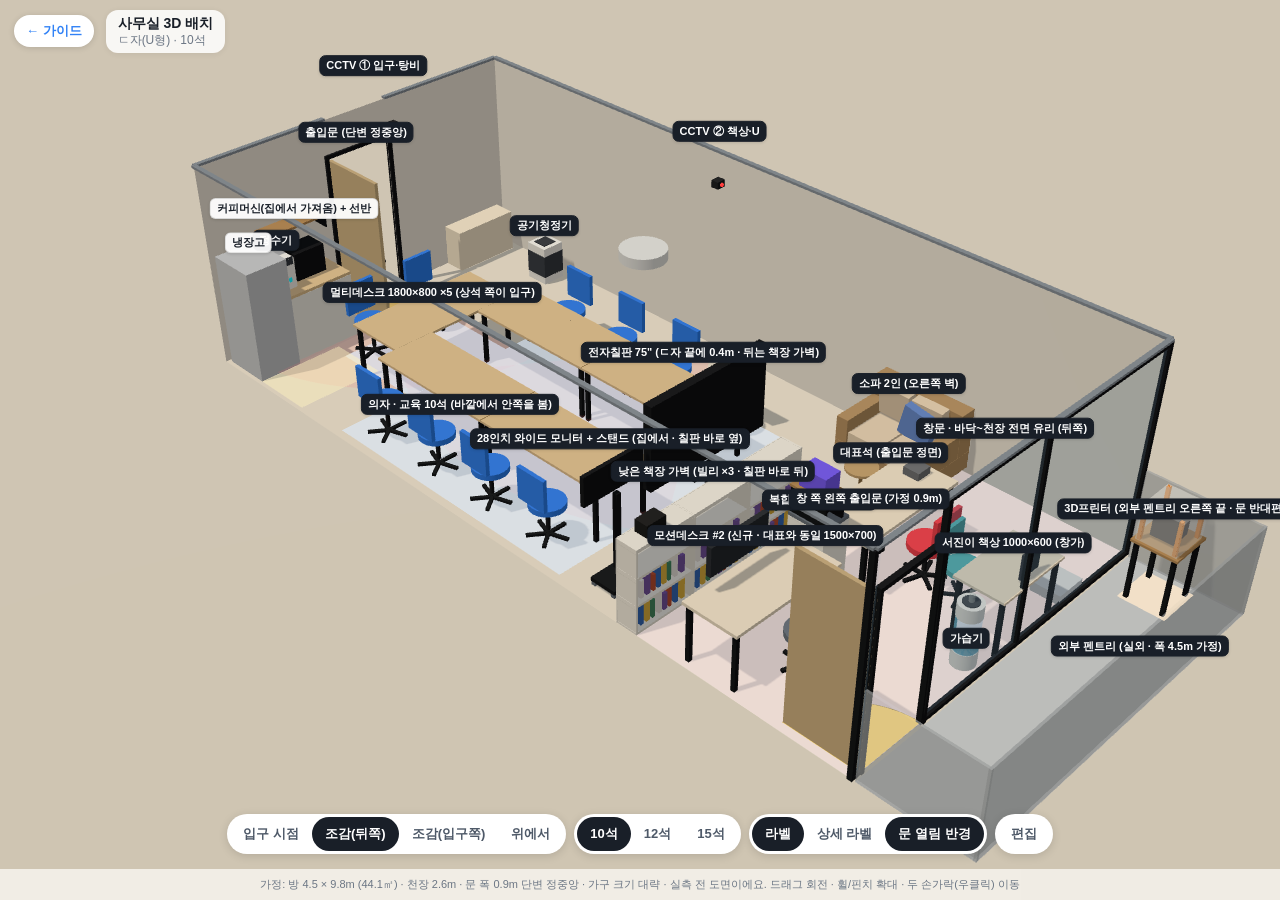
<file: 3d/index.html>
<!doctype html>
<html lang="ko"><head>
<meta charset="utf-8">
<meta name="viewport" content="width=device-width,initial-scale=1,viewport-fit=cover">
<title>동탄 사무실 3D 배치 · ㄷ자 10석 | AI Builders Lab</title>
<meta name="description" content="동탄 엘리스빌 사무실 ㄷ자(U형) 토론 배치를 3D로 돌려보는 페이지 (방 4.5×9.8m, 천장 2.6m 가정)">
<link rel="stylesheet" href="style.css">
<script type="importmap">{"imports":{"three":"./vendor/three.module.js"}}</script>
</head><body>
<div id="stage"></div>
<header id="top">
  <a class="back" href="../">← 가이드</a>
  <div class="ttl"><b>사무실 3D 배치</b><span id="sub">ㄷ자(U형) · 10석</span></div>
</header>
<div id="bar">
  <div class="grp">
    <button data-view="entrance">입구 시점</button>
    <button data-view="iso" class="on">조감(뒤쪽)</button>
    <button data-view="iso2">조감(입구쪽)</button>
    <button data-view="top">위에서</button>
  </div>
  <div class="grp">
    <button data-seats="10" class="on">10석</button>
    <button data-seats="12">12석</button>
    <button data-seats="15">15석</button>
  </div>
  <div class="grp">
    <button id="tgLabel" class="on">라벨</button>
    <button id="tgDetail">상세 라벨</button>
    <button id="tgSwing" class="on">문 열림 반경</button>
  </div>
  <div class="grp"><button id="edToggle">편집</button></div>
  <div class="grp edonly">
    <button id="edRot" disabled>회전</button>
    <button id="edSnap" class="on">10cm 맞춤</button>
    <button id="edSave">저장</button>
    <button id="edReset">초기화</button>
    <button id="edExport">내보내기</button>
    <button id="edImport">불러오기</button>
  </div>
  <input type="file" id="edFile" accept="application/json,.json" hidden>
</div>
<div id="ednote" class="edonly">가구를 눌러 선택 → 끌어서 이동 · 회전(R) · 저장은 이 기기 브라우저에만 돼요 (다른 기기와 공유하려면 내보내기). ㄷ자 책상 세트는 10·12·15석마다 따로 저장돼요.</div>
<div id="toast" hidden></div>
<div id="note">가정: 방 4.5 × 9.8m (44.1㎡) · 천장 2.6m · 문 폭 0.9m 단변 정중앙 · 가구 크기 대략 · 실측 전 도면이에요. 드래그 회전 · 휠/핀치 확대 · 두 손가락(우클릭) 이동</div>
<div id="err" hidden>3D(WebGL)를 불러오지 못했어요. 브라우저를 최신으로 바꾸거나 평면도(<a href="../assets/img/layout-10.png?v=20261106">layout-10.png?v=20261106</a>)를 봐 주세요.</div>
<script type="module" src="app.js"></script>
</body></html>
</file>
<file: 3d/style.css>
*{box-sizing:border-box;margin:0}
html,body{height:100%;background:#F4F1EA;font-family:-apple-system,"Apple SD Gothic Neo","Noto Sans KR","Malgun Gothic",sans-serif;color:#191F28;overflow:hidden;overscroll-behavior:none}
#stage{position:fixed;inset:0;touch-action:none}
#stage canvas{display:block;width:100%;height:100%}
#top{position:fixed;left:0;right:0;top:0;display:flex;align-items:center;gap:12px;padding:calc(10px + env(safe-area-inset-top)) 14px 10px;pointer-events:none}
#top>*{pointer-events:auto}
.back{font-size:13px;font-weight:700;color:#3182F6;text-decoration:none;background:#fff;border-radius:999px;padding:7px 12px;box-shadow:0 1px 6px #0002}
.ttl{display:flex;flex-direction:column;line-height:1.25;background:#ffffffd9;border-radius:12px;padding:5px 12px;box-shadow:0 1px 6px #0001}
.ttl b{font-size:14px}.ttl span{font-size:12px;color:#6B7684}
#bar{position:fixed;left:0;right:0;bottom:calc(46px + env(safe-area-inset-bottom));display:flex;flex-wrap:wrap;gap:8px;justify-content:center;padding:0 10px;pointer-events:none}
.grp{display:flex;background:#fff;border-radius:999px;padding:3px;box-shadow:0 2px 10px #0002;pointer-events:auto}
button{font:inherit;font-size:13px;font-weight:700;border:0;background:transparent;color:#4E5968;padding:8px 13px;border-radius:999px;cursor:pointer;white-space:nowrap}
button.on{background:#191F28;color:#fff}
#note{position:fixed;left:0;right:0;bottom:0;padding:8px 14px calc(8px + env(safe-area-inset-bottom));font-size:11px;line-height:1.4;color:#6B7684;background:#F4F1EAe6;text-align:center}
#err{position:fixed;inset:40% 20px auto;background:#fff;padding:16px;border-radius:12px;text-align:center;font-size:14px}
.lb{font-size:11px;font-weight:700;color:#191F28;background:#fffffff0;border:1px solid #0002;border-radius:6px;padding:2px 6px;white-space:nowrap;transform:translateY(-4px);pointer-events:none;box-shadow:0 1px 3px #0002}
.lb.k{background:#191F28;color:#fff;border-color:#191F28}
.lb.s{font-size:10px;font-weight:600;color:#4E5968}
body.nolabel .lb{display:none}
body:not(.detail) .lb.s{display:none}
@media (max-width:560px){.lb{font-size:9.5px;padding:1px 4px}.lb.s{display:none}button{padding:7px 10px;font-size:12px}.ttl span{display:none}#note{font-size:10px}}

.edonly{display:none!important}
body.editing .edonly{display:flex!important}
button:disabled{opacity:.35;cursor:default}
#edSave.pend{background:#3182F6;color:#fff}
#ednote{position:fixed;left:50%;transform:translateX(-50%);top:calc(60px + env(safe-area-inset-top));max-width:92vw;font-size:11.5px;line-height:1.4;color:#4E5968;background:#fffffff0;border-radius:10px;padding:6px 10px;box-shadow:0 1px 6px #0002;text-align:center}
#seltip{position:fixed;left:50%;transform:translateX(-50%);top:calc(104px + env(safe-area-inset-top));font-size:13px;font-weight:700;color:#fff;background:#3182F6;border-radius:999px;padding:6px 14px;box-shadow:0 2px 8px #0003;pointer-events:none}
body:not(.editing) #seltip{display:none}
#toast{position:fixed;left:50%;transform:translateX(-50%);bottom:calc(150px + env(safe-area-inset-bottom));background:#191F28;color:#fff;font-size:13px;font-weight:700;border-radius:999px;padding:9px 16px;z-index:9}
</file>
